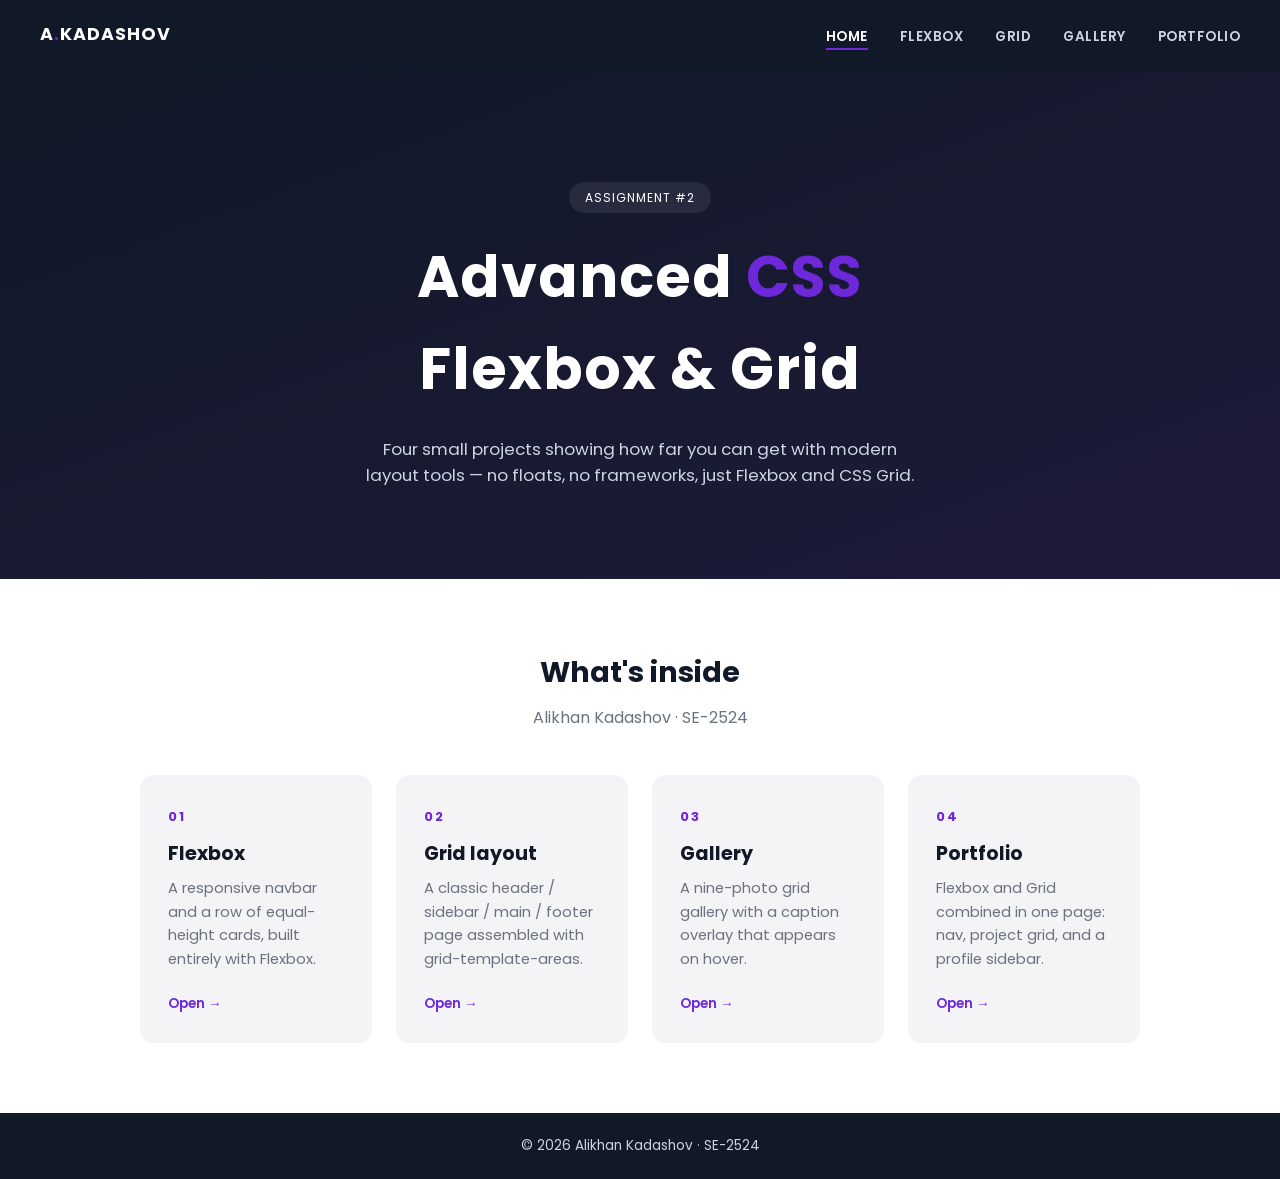
<file: index.html>
<!DOCTYPE html>
<html lang="en">
<head>
<meta charset="UTF-8">
<meta name="viewport" content="width=device-width, initial-scale=1.0">
<title>Alikhan Kadashov — Advanced CSS</title>
<link rel="stylesheet" href="style.css">
</head>
<body>

<header class="navbar">
  <a href="index.html" class="logo">A<span>.</span>Kadashov</a>
  <nav>
    <ul>
      <li><a href="index.html" class="active">Home</a></li>
      <li><a href="cards.html">Flexbox</a></li>
      <li><a href="layout.html">Grid</a></li>
      <li><a href="gallery.html">Gallery</a></li>
      <li><a href="portfolio.html">Portfolio</a></li>
    </ul>
  </nav>
</header>

<section class="hero">
  <span class="badge">Assignment #2</span>
  <h1>Advanced <span>CSS</span><br>Flexbox &amp; Grid</h1>
  <p class="lede">Four small projects showing how far you can get with modern layout tools — no floats, no frameworks, just Flexbox and CSS Grid.</p>
</section>

<section class="tasks-section">
  <h2>What's inside</h2>
  <p class="sub">Alikhan Kadashov · SE-2524</p>
  <div class="tasks-grid">
    <div class="task-card">
      <span class="num">01</span>
      <h3>Flexbox</h3>
      <p>A responsive navbar and a row of equal-height cards, built entirely with Flexbox.</p>
      <a href="cards.html" class="open">Open →</a>
    </div>
    <div class="task-card">
      <span class="num">02</span>
      <h3>Grid layout</h3>
      <p>A classic header / sidebar / main / footer page assembled with grid-template-areas.</p>
      <a href="layout.html" class="open">Open →</a>
    </div>
    <div class="task-card">
      <span class="num">03</span>
      <h3>Gallery</h3>
      <p>A nine-photo grid gallery with a caption overlay that appears on hover.</p>
      <a href="gallery.html" class="open">Open →</a>
    </div>
    <div class="task-card">
      <span class="num">04</span>
      <h3>Portfolio</h3>
      <p>Flexbox and Grid combined in one page: nav, project grid, and a profile sidebar.</p>
      <a href="portfolio.html" class="open">Open →</a>
    </div>
  </div>
</section>

<footer class="site-footer">© 2026 Alikhan Kadashov · SE-2524</footer>

</body>
</html>
</file>
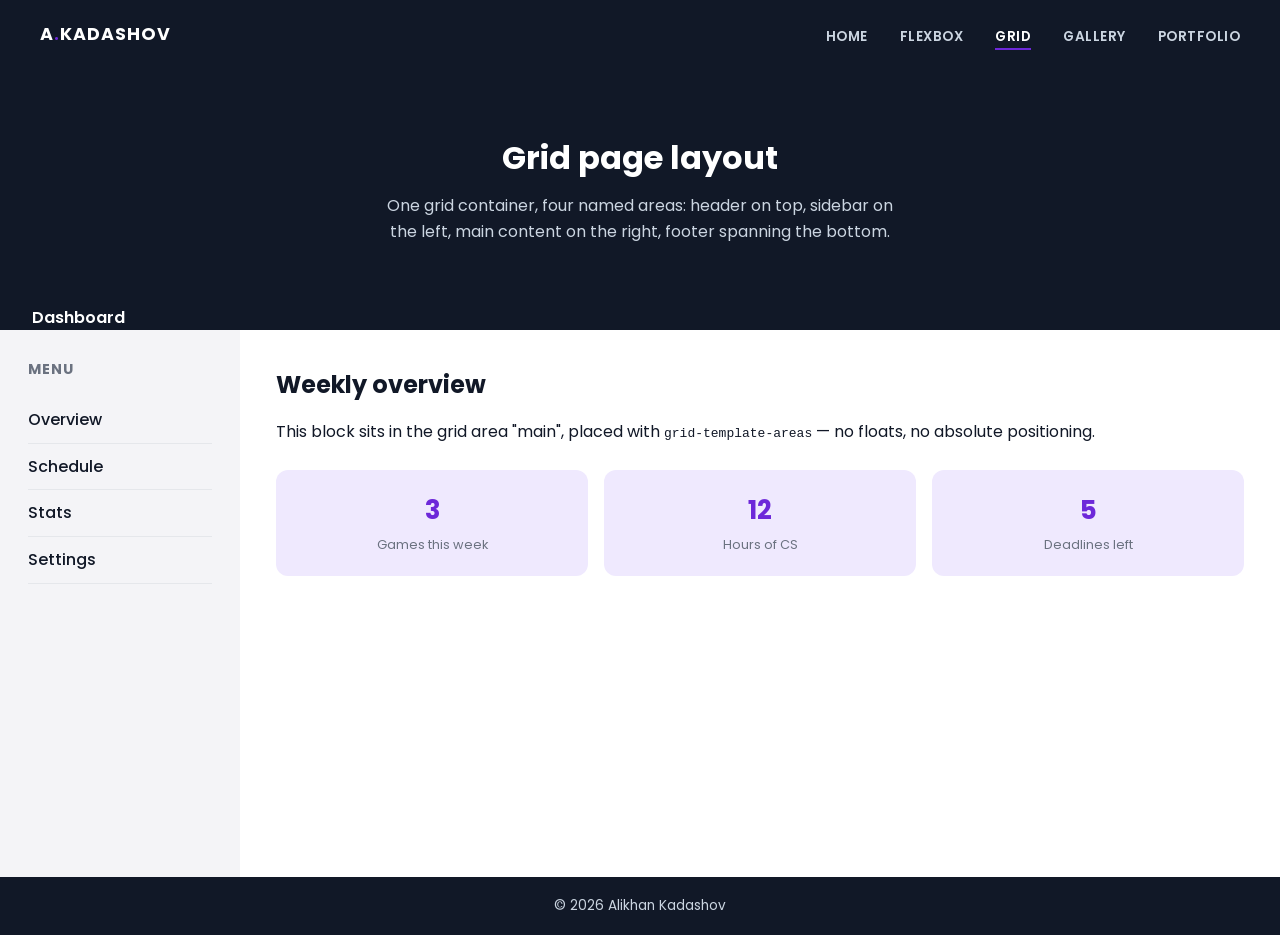
<file: layout.html>
<!DOCTYPE html>
<html lang="en">
<head>
<meta charset="UTF-8">
<meta name="viewport" content="width=device-width, initial-scale=1.0">
<title>Grid — Page layout</title>
<link rel="stylesheet" href="style.css">
</head>
<body>

<header class="navbar">
  <a href="index.html" class="logo">A<span>.</span>Kadashov</a>
  <nav>
    <ul>
      <li><a href="index.html">Home</a></li>
      <li><a href="cards.html">Flexbox</a></li>
      <li><a href="layout.html" class="active">Grid</a></li>
      <li><a href="gallery.html">Gallery</a></li>
      <li><a href="portfolio.html">Portfolio</a></li>
    </ul>
  </nav>
</header>

<section class="page-head">
  <h1>Grid page layout</h1>
  <p>One grid container, four named areas: header on top, sidebar on the left, main content on the right, footer spanning the bottom.</p>
</section>

<div class="page-grid">
  <header class="g-header">Dashboard</header>
  <aside class="g-sidebar">
    <h3>Menu</h3>
    <ul>
      <li>Overview</li>
      <li>Schedule</li>
      <li>Stats</li>
      <li>Settings</li>
    </ul>
  </aside>
  <main class="g-main">
    <h2>Weekly overview</h2>
    <p>This block sits in the grid area "main", placed with <code>grid-template-areas</code> — no floats, no absolute positioning.</p>
    <div class="stat-grid">
      <div class="stat-card"><div class="n">3</div><div class="l">Games this week</div></div>
      <div class="stat-card"><div class="n">12</div><div class="l">Hours of CS</div></div>
      <div class="stat-card"><div class="n">5</div><div class="l">Deadlines left</div></div>
    </div>
  </main>
  <footer class="g-footer">© 2026 Alikhan Kadashov</footer>
</div>

</body>
</html>
</file>
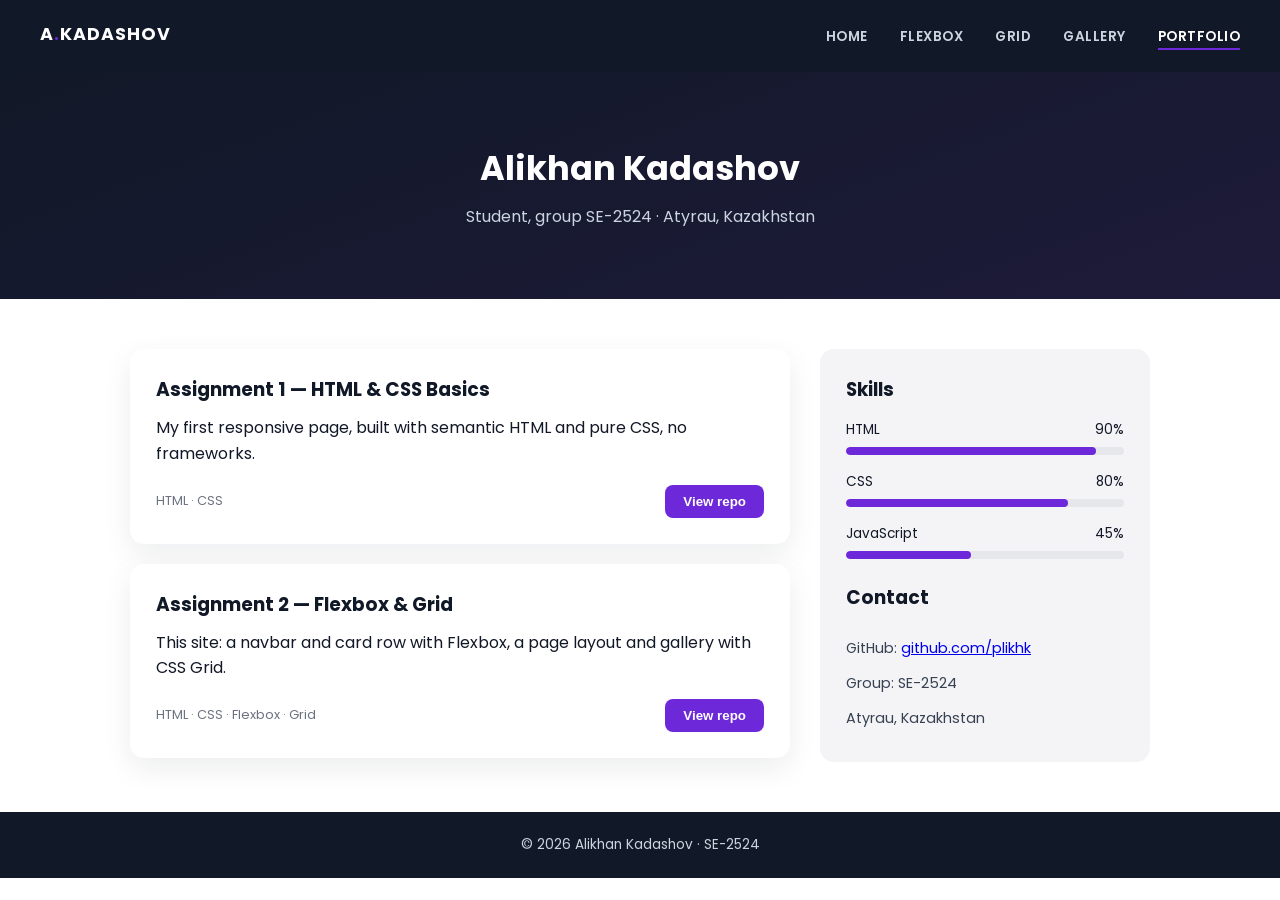
<file: portfolio.html>
<!DOCTYPE html>
<html lang="en">
<head>
<meta charset="UTF-8">
<meta name="viewport" content="width=device-width, initial-scale=1.0">
<title>Portfolio</title>
<link rel="stylesheet" href="style.css">
</head>
<body>

<header class="navbar">
  <a href="index.html" class="logo">A<span>.</span>Kadashov</a>
  <nav>
    <ul>
      <li><a href="index.html">Home</a></li>
      <li><a href="cards.html">Flexbox</a></li>
      <li><a href="layout.html">Grid</a></li>
      <li><a href="gallery.html">Gallery</a></li>
      <li><a href="portfolio.html" class="active">Portfolio</a></li>
    </ul>
  </nav>
</header>

<section class="profile-head">
  <h1>Alikhan Kadashov</h1>
  <p>Student, group SE-2524 · Atyrau, Kazakhstan</p>
</section>

<div class="portfolio-main">
  <div class="projects">
    <article class="project-card">
      <h3>Assignment 1 — HTML &amp; CSS Basics</h3>
      <p>My first responsive page, built with semantic HTML and pure CSS, no frameworks.</p>
      <div class="project-footer">
        <span>HTML · CSS</span>
        <button onclick="window.open('https://github.com/plikhk/web1')">View repo</button>
      </div>
    </article>
    <article class="project-card">
      <h3>Assignment 2 — Flexbox &amp; Grid</h3>
      <p>This site: a navbar and card row with Flexbox, a page layout and gallery with CSS Grid.</p>
      <div class="project-footer">
        <span>HTML · CSS · Flexbox · Grid</span>
        <button onclick="window.open('https://github.com/plikhk/web2')">View repo</button>
      </div>
    </article>
  </div>

  <aside class="sidebar-info">
    <h3>Skills</h3>
    <div class="skill-row"><span>HTML</span><span>90%</span></div>
    <div class="skill-bar"><span style="width:90%"></span></div>
    <div class="skill-row"><span>CSS</span><span>80%</span></div>
    <div class="skill-bar"><span style="width:80%"></span></div>
    <div class="skill-row"><span>JavaScript</span><span>45%</span></div>
    <div class="skill-bar"><span style="width:45%"></span></div>

    <h3 style="margin-top:24px;">Contact</h3>
    <ul class="contact-list">
      <li>GitHub: <a href="https://github.com/plikhk" target="_blank">github.com/plikhk</a></li>
      <li>Group: SE-2524</li>
      <li>Atyrau, Kazakhstan</li>
    </ul>
  </aside>
</div>

<footer class="site-footer">© 2026 Alikhan Kadashov · SE-2524</footer>

</body>
</html>
</file>
<file: style.css>
@import url('https://fonts.googleapis.com/css2?family=Poppins:wght@400;500;600;700&display=swap');

:root {
  --ink: #111827;
  --bg: #ffffff;
  --muted: #f4f4f7;
  --accent: #6d28d9;
  --accent-soft: #efe9fe;
  --radius: 14px;
  --shadow: 0 10px 30px rgba(17,24,39,.08);
}

* { box-sizing: border-box; margin: 0; padding: 0; }
body { font-family: 'Poppins', sans-serif; background: var(--bg); color: var(--ink); line-height: 1.6; }
img { max-width: 100%; display: block; }

/* ===== Navbar (Task 0 - Flexbox) ===== */
.navbar {
  display: flex;
  justify-content: space-between;
  align-items: center;
  padding: 20px 40px;
  background: var(--ink);
  color: #fff;
  position: sticky;
  top: 0;
  z-index: 20;
}
.navbar .logo { font-weight: 700; letter-spacing: 1px; text-decoration: none; color: #fff; font-size: 1.1rem; }
.navbar .logo span { color: var(--accent); }
.navbar ul { display: flex; gap: 32px; list-style: none; }
.navbar a {
  text-decoration: none; color: #cbd5e1; font-size: .85rem; letter-spacing: .5px;
  text-transform: uppercase; font-weight: 600; position: relative; padding-bottom: 4px; transition: color .2s;
}
.navbar a::after { content: ''; position: absolute; left: 0; bottom: 0; width: 0; height: 2px; background: var(--accent); transition: width .25s; }
.navbar a:hover, .navbar a.active { color: #fff; }
.navbar a:hover::after, .navbar a.active::after { width: 100%; }

/* ===== Hero (index) ===== */
.hero { background: linear-gradient(160deg, var(--ink) 0%, #1e1b3a 100%); color: #fff; padding: 110px 40px 90px; text-align: center; }
.hero .badge { display: inline-block; background: rgba(255,255,255,.08); padding: 6px 16px; border-radius: 20px; font-size: .75rem; letter-spacing: 1px; text-transform: uppercase; margin-bottom: 18px; }
.hero h1 { font-size: clamp(2.2rem,5vw,3.6rem); font-weight: 700; letter-spacing: 1px; }
.hero h1 span { color: var(--accent); }
.hero p.lede { max-width: 560px; margin: 20px auto 0; color: #cbd5e1; font-size: 1.05rem; }

/* ===== Task overview grid (index, CSS Grid) ===== */
.tasks-section { padding: 70px 40px; }
.tasks-section h2 { text-align: center; font-size: 1.8rem; margin-bottom: 10px; }
.tasks-section .sub { text-align: center; color: #6b7280; margin-bottom: 44px; }
.tasks-grid { display: grid; grid-template-columns: repeat(auto-fit, minmax(230px,1fr)); gap: 24px; max-width: 1000px; margin: 0 auto; }
.task-card { background: var(--muted); border-radius: var(--radius); padding: 28px; transition: transform .25s, box-shadow .25s; }
.task-card:hover { transform: translateY(-6px); box-shadow: var(--shadow); background: #fff; }
.task-card .num { font-size: .8rem; font-weight: 700; color: var(--accent); letter-spacing: 2px; }
.task-card h3 { margin: 10px 0 8px; font-size: 1.2rem; }
.task-card p { color: #6b7280; font-size: .92rem; margin-bottom: 18px; }
.task-card a.open { color: var(--accent); font-weight: 600; font-size: .85rem; text-decoration: none; }
.task-card a.open:hover { text-decoration: underline; }

/* ===== Sub-page hero ===== */
.page-head { background: var(--ink); color: #fff; padding: 60px 40px; text-align: center; }
.page-head h1 { font-size: 2rem; }
.page-head p { color: #cbd5e1; margin-top: 10px; max-width: 520px; margin-left: auto; margin-right: auto; }

/* ===== Task 1: Card row (Flexbox) ===== */
.cards-row { display: flex; flex-wrap: wrap; gap: 24px; padding: 60px 40px 20px; justify-content: center; }
.card { background: #fff; width: 300px; border-radius: var(--radius); overflow: hidden; box-shadow: var(--shadow); display: flex; flex-direction: column; transition: transform .25s, box-shadow .25s; }
.card:hover { transform: translateY(-8px); }
.card img { height: 180px; object-fit: cover; }
.card-body { padding: 22px; display: flex; flex-direction: column; flex: 1; }
.card-body h3 { margin-bottom: 8px; }
.card-body p { flex: 1; color: #6b7280; font-size: .92rem; margin-bottom: 16px; }
.card-body button { align-self: flex-start; padding: 10px 20px; border: none; border-radius: 8px; background: var(--accent); color: #fff; font-weight: 600; cursor: pointer; }
.card-body button:hover { opacity: .88; }

/* extra flexbox demo: skill chips, flex-wrap */
.chips-row { display: flex; flex-wrap: wrap; gap: 12px; justify-content: center; padding: 20px 40px 70px; }
.chip { background: var(--accent-soft); color: var(--accent); padding: 8px 18px; border-radius: 20px; font-size: .85rem; font-weight: 600; }

/* ===== Task 2: Grid page layout ===== */
.page-grid {
  display: grid;
  grid-template-columns: 240px 1fr;
  grid-template-rows: auto 1fr auto;
  grid-template-areas: "header header" "sidebar main" "footer footer";
  min-height: 70vh;
}
.g-header { grid-area: header; background: var(--ink); color: #fff; display: flex; align-items: center; padding: 0 32px; font-weight: 600; }
.g-sidebar { grid-area: sidebar; background: var(--muted); padding: 28px; }
.g-sidebar h3 { margin-bottom: 16px; font-size: .9rem; text-transform: uppercase; letter-spacing: 1px; color: #6b7280; }
.g-sidebar ul { list-style: none; }
.g-sidebar li { padding: 10px 0; border-bottom: 1px solid #e5e7eb; font-weight: 500; }
.g-main { grid-area: main; padding: 36px; }
.g-main h2 { margin-bottom: 14px; }
.stat-grid { display: grid; grid-template-columns: repeat(auto-fit,minmax(140px,1fr)); gap: 16px; margin-top: 26px; }
.stat-card { background: var(--accent-soft); border-radius: 12px; padding: 20px; text-align: center; }
.stat-card .n { font-size: 1.6rem; font-weight: 700; color: var(--accent); }
.stat-card .l { font-size: .8rem; color: #6b7280; margin-top: 4px; }
.g-footer { grid-area: footer; background: var(--ink); color: #cbd5e1; text-align: center; padding: 18px; font-size: .85rem; }

/* ===== Task 3: Gallery (Grid) ===== */
.gallery-intro { text-align: center; padding: 60px 40px 0; }
.gallery { display: grid; grid-template-columns: repeat(3,1fr); gap: 18px; padding: 40px; }
.gallery-item { position: relative; overflow: hidden; border-radius: var(--radius); }
.gallery-item img { width: 100%; height: 220px; object-fit: cover; transition: transform .35s; }
.gallery-item:hover img { transform: scale(1.08); }
.caption {
  position: absolute; inset: 0;
  background: linear-gradient(0deg, rgba(17,24,39,.85), rgba(17,24,39,.05));
  color: #fff; display: flex; align-items: flex-end; padding: 16px; font-weight: 600;
  opacity: 0; transition: opacity .3s;
}
.gallery-item:hover .caption { opacity: 1; }

/* ===== Task 4: Portfolio (Flexbox + Grid) ===== */
.profile-head { background: linear-gradient(160deg, var(--ink), #1e1b3a); color: #fff; text-align: center; padding: 70px 40px; }
.profile-head h1 { font-size: 2.1rem; }
.profile-head p { color: #cbd5e1; margin-top: 8px; }
.portfolio-main { display: grid; grid-template-columns: 2fr 1fr; gap: 30px; padding: 50px 40px; max-width: 1100px; margin: 0 auto; }
.projects { display: flex; flex-direction: column; gap: 20px; }
.project-card { background: #fff; border-radius: var(--radius); box-shadow: var(--shadow); padding: 26px; display: flex; flex-direction: column; gap: 10px; }
.project-footer { display: flex; justify-content: space-between; align-items: center; margin-top: 8px; }
.project-footer span { font-size: .8rem; color: #6b7280; }
.project-footer button { border: none; background: var(--accent); color: #fff; padding: 9px 18px; border-radius: 8px; cursor: pointer; font-weight: 600; }
.sidebar-info { background: var(--muted); border-radius: var(--radius); padding: 26px; height: fit-content; }
.sidebar-info h3 { margin-bottom: 14px; }
.skill-row { display: flex; justify-content: space-between; margin-bottom: 6px; font-size: .85rem; }
.skill-bar { background: #e5e7eb; border-radius: 6px; height: 8px; margin-bottom: 16px; overflow: hidden; }
.skill-bar span { display: block; height: 100%; background: var(--accent); border-radius: 6px; }
.contact-list { list-style: none; margin-top: 18px; }
.contact-list li { padding: 6px 0; font-size: .9rem; color: #374151; }

.site-footer { background: var(--ink); color: #cbd5e1; text-align: center; padding: 22px; font-size: .85rem; }
</file>
